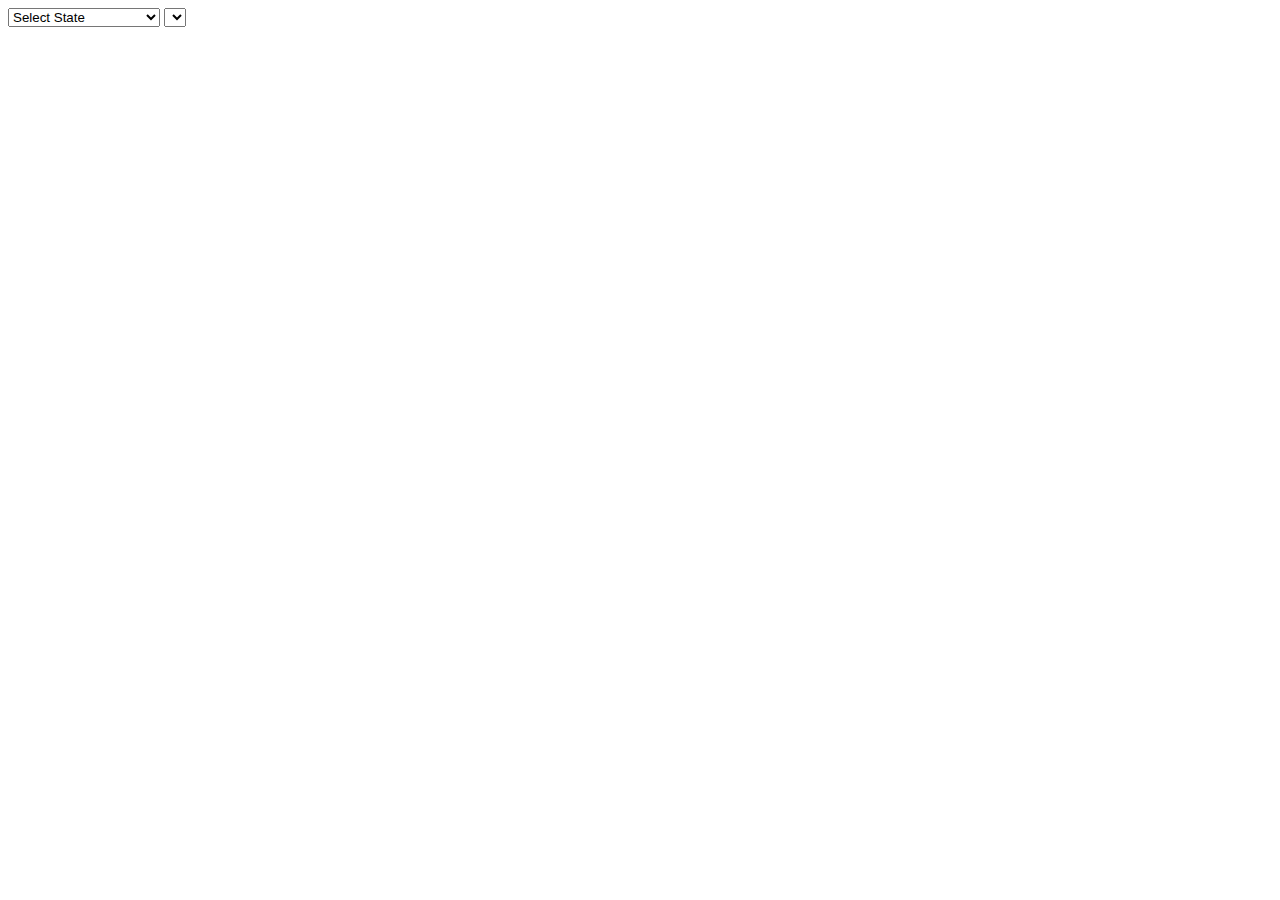
<file: Clasys Task/index.html>
<!DOCTYPE html>
<html lang="en">
<head>
    <script src="cities.js"></script>
    <title>Document</title>
</head>
<body>
<select onchange="print_city('state', this.selectedIndex);" id="sts" name ="stt" class="form-control" required></select>
<select id ="state" class="form-control" required></select>
<script language="javascript">print_state("sts");</script>
</body>
</html>
</file>
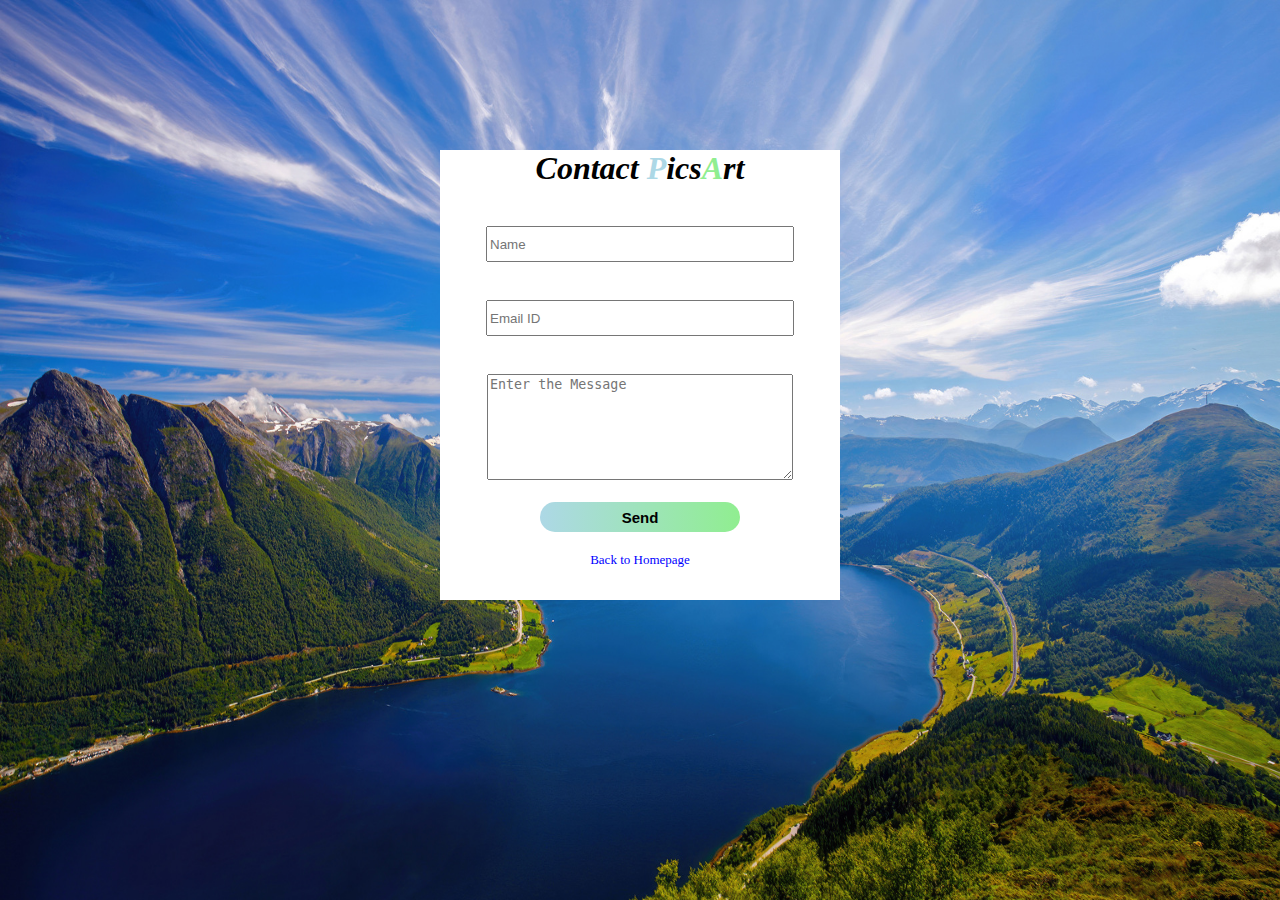
<file: Clasys Task/contactus.html>
<!DOCTYPE html>
<html>
  <head>
    <title>
      Contact us
    </title>
    <link rel="stylesheet" href="css/contact.css">
    <script>

   
function validate(){
  var EmailCont = document.getElementById("EmailContact").value;
  var regularExp = 
  /([a-zA-Z0-9\.-]+)@([a-z0-9-]+).([a-z]{2,8})(.[a-z]{2,8})?/;

  
  if(regularExp.test(EmailCont)){
    
  }
  else{
    document.getElementById("EmailLabel").style.visibility = "visible";
    return false;
  }
  }

    </script>
  </head>
 
  <body background="image/bg5.jpg">
    <div>
      <center>
        <h1><i>Contact
          <span style="color: lightblue;">P</span>ics<SPAN style="color:lightgreen;">A</SPAN>rt
        </i></h1>
        <form onsubmit="return validate()">
      <br>
      <input type="text" id="NameContact" placeholder="Name">
      <br>
      <label id="EmailLabel" class="LabelEmail">Email ID invalid</label>
      <br>
      <input type="email" id="EmailContact" placeholder="Email ID">
      <BR><br>
      <textarea id="MessageContact" placeholder="Enter the Message"></textarea>
      <br>
      <br>
      <button>Send</button>
    </form>
    <BR>
    <a class="back" href="Homepage.html">Back to Homepage</a>
    </center>
  
    </div>
  </body>
</html>
</file>
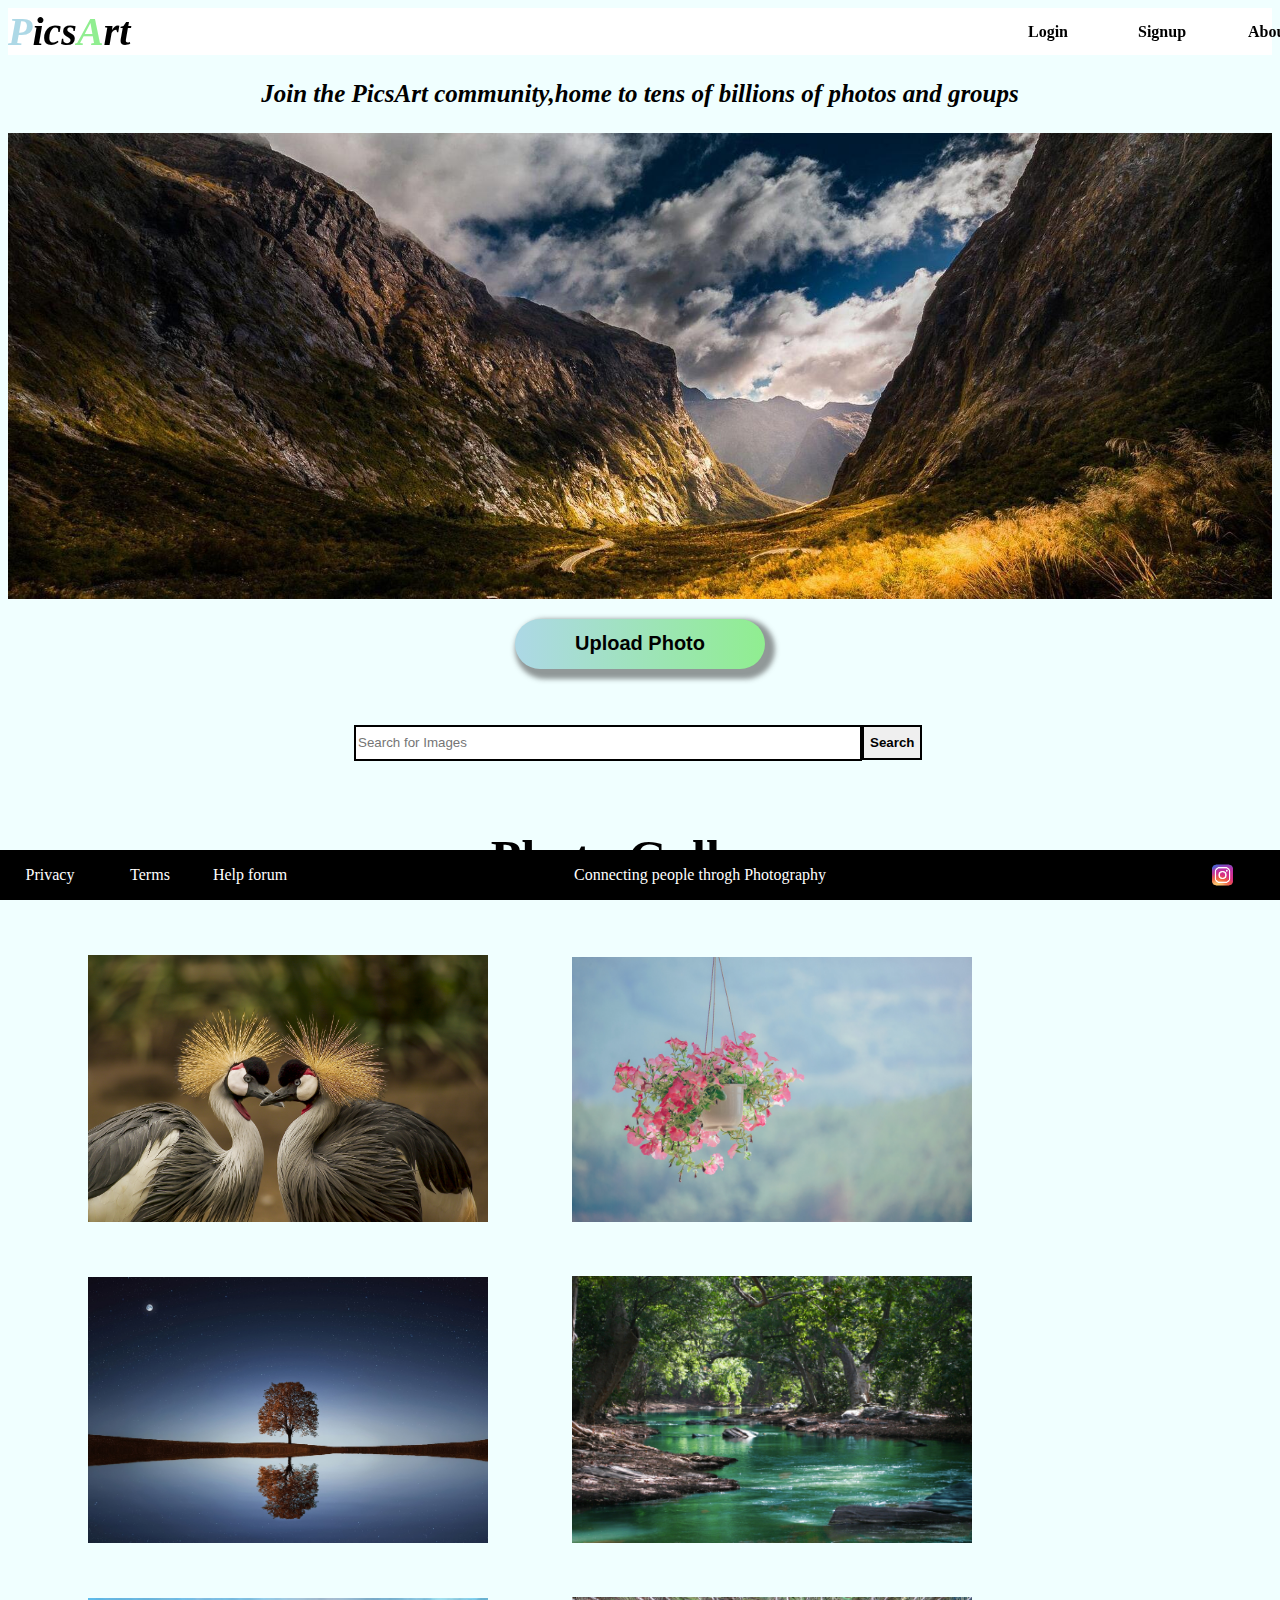
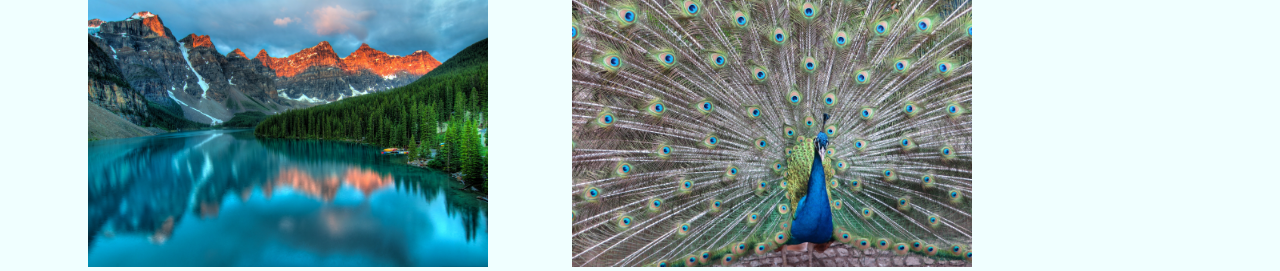
<file: Clasys Task/Homepage.html>
<!DOCTYPE html>
<html>
  <head>
    <title>
      Home Page
    </title>
   <link rel="stylesheet" href="css/Homepage.css">

  </head>
 
  <body style="height: 1700px;">
    <div class="headBar">
      <label class="SiteName"><i>
        <span style="color: lightblue;"> P</span>ics<SPAN style="color:lightgreen;">A</SPAN>rt
      </i>
      </label>
      <a href="login.html"><b>Login</b></a>
      
      <a href="Signup.html"><b>Signup</b></a>
      
      <a href="AboutUs.html"><b>About us</b></a>
      
      <a href="contactus.html"><b>Contact us</b></a>
    </div>
    <p class="statement"><i><b>Join the PicsArt community,home to tens of billions of photos and groups</b></i></p>
    
    <div id="slider">
      <figure>
        <img src="image/1.jpg">
        
        <img src="image/2.jpg">
        
        <img src="image/3.jpg">
        
        <img src="image/4.jpg">
        
        <img src="image/1.jpg">
      </figure>

    </div>
    <center>
      <button class="Upload">
        Upload Photo
      </button>
      <br><br><br>
        <input class="search" placeholder="Search for Images" ><button class="searchButton">Search</button>
           
      <br><br>
      <p class="PhotoGalText">Photo Gallery</p>
    </center>
    
    <br>
    <div>
    <img class="Gallery"src="gallery/g1.jpg" width="400px">
    
    <img class="Gallery" src="gallery/g2.jpg" width="400px">
    <img class="Gallery" src="gallery/g4.jpg" width="400px">
    <img class="Gallery" src="gallery/g5.jpg" width="400px">
    <img class="Gallery" src="gallery/g7.jpg" width="400px">
    <img class="Gallery" src="gallery/g8.jpg" width="400px">
  </div>
   <div class="footer">
   
    <p class="foot">Privacy</p>
    <p class="foot">Terms</p>
    <P class="foot">Help forum</P>
    <p class="foot" style="width: 800px;">Connecting people throgh Photography</p>
    <img class="logo" src="image/insta.png" style="object-position: center;">
    
    <img class="logo" src="image/face.png" style="object-position: center;">
    
    <img class="logo" src="image/twit.png" style="object-position: center;">


   </div>
 
    
   
     
    

  </body>
</html>
</file>
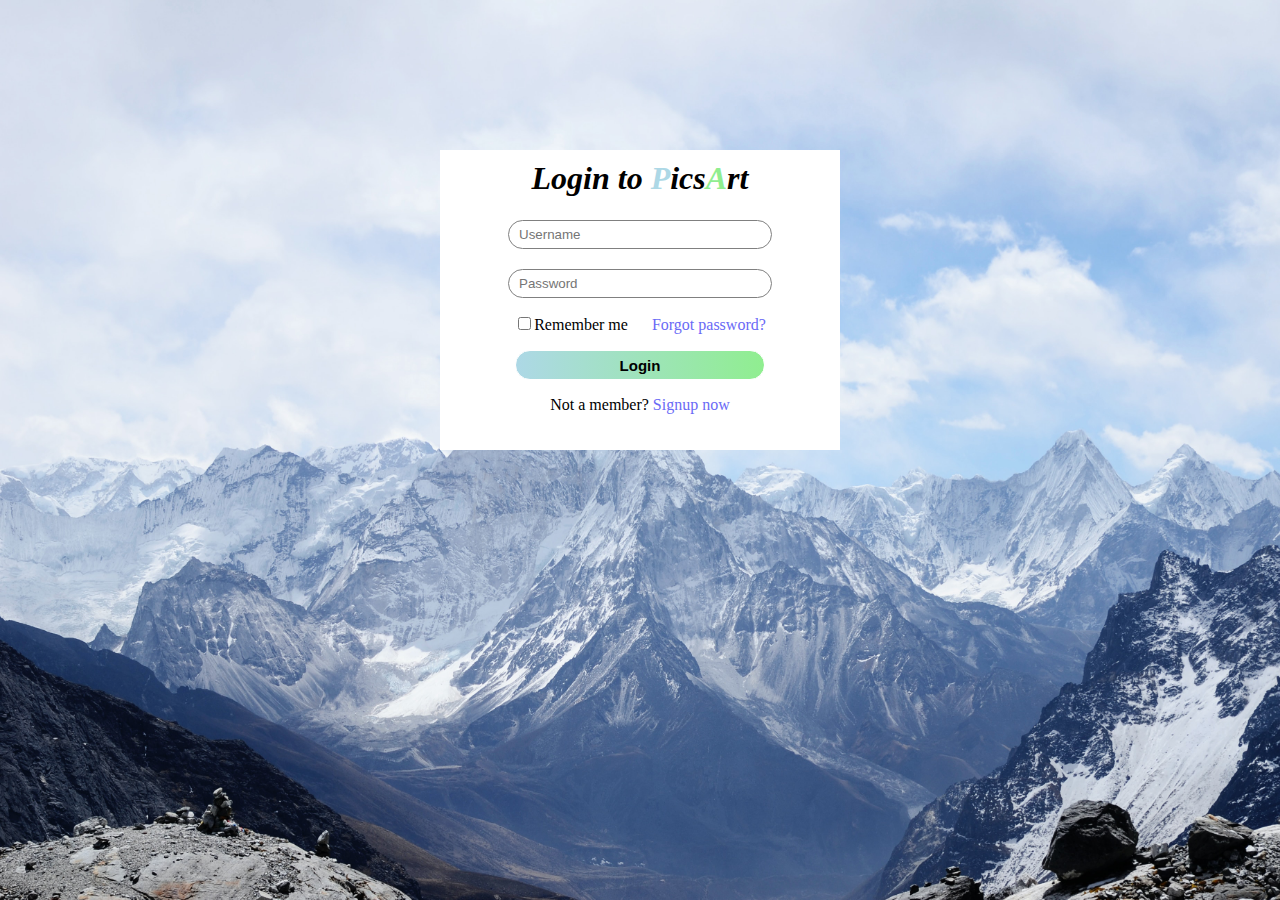
<file: Clasys Task/login.html>
<!DOCTYPE html>
<html>
  <head>
  <title>Login Portal</title>
  <link rel="stylesheet"  href="css/login.css">

  <script>
    function validate(){
      var Username =document.getElementById("Em");
      var password = document.getElementById("Pa");

      if(Username.value.trim() == "" && password.value.trim() == "" ){
        document.getElementById("errorMessage").innerHTML = 
        "Please enter the Username and password";
        return false
      }
      else if(Username.value.trim() == ""){
        document.getElementById("errorMessage").innerHTML = 
        "Please enter the Username";
        return false
      }
      else if(password.value.trim() == ""){
        document.getElementById("errorMessage").innerHTML = 
        "Please enter the Password";
        return false
      }
      else{
        return true;
      }

    }

  </script>


  </head>
  <body background="image/bg3.jpg" style="background-size: 100% 100%;background-attachment: fixed;">
    <center>
    <div class="MainBox">
      
          <h1 class="MainText"><i>Login to 
            <span style="color: lightblue;">P</span>ics<SPAN style="color:lightgreen;">A</SPAN>rt
          </i></h1>


        <form onsubmit="return validate()" action="Homepage.html">
        <input id="Em" class="User" placeholder="Username">

        <input id="Pa" class="Pass"  placeholder="Password" type="password">

        <p id="errorMessage" class="error"></p>
        
        <p>
           <input type="checkbox">Remember me 
            <a href="" target="_blank">&nbsp;&nbsp;&nbsp;&nbsp;&nbsp;Forgot password?</a>
      </p>
        <button class="ButLogin" type="submit">Login</button>
        <p>Not a member? <a href="Signup.html" target="_blank">Signup now</a></p>
      </form>
      </div>
    </center>
 
  </body>
</html>
</file>
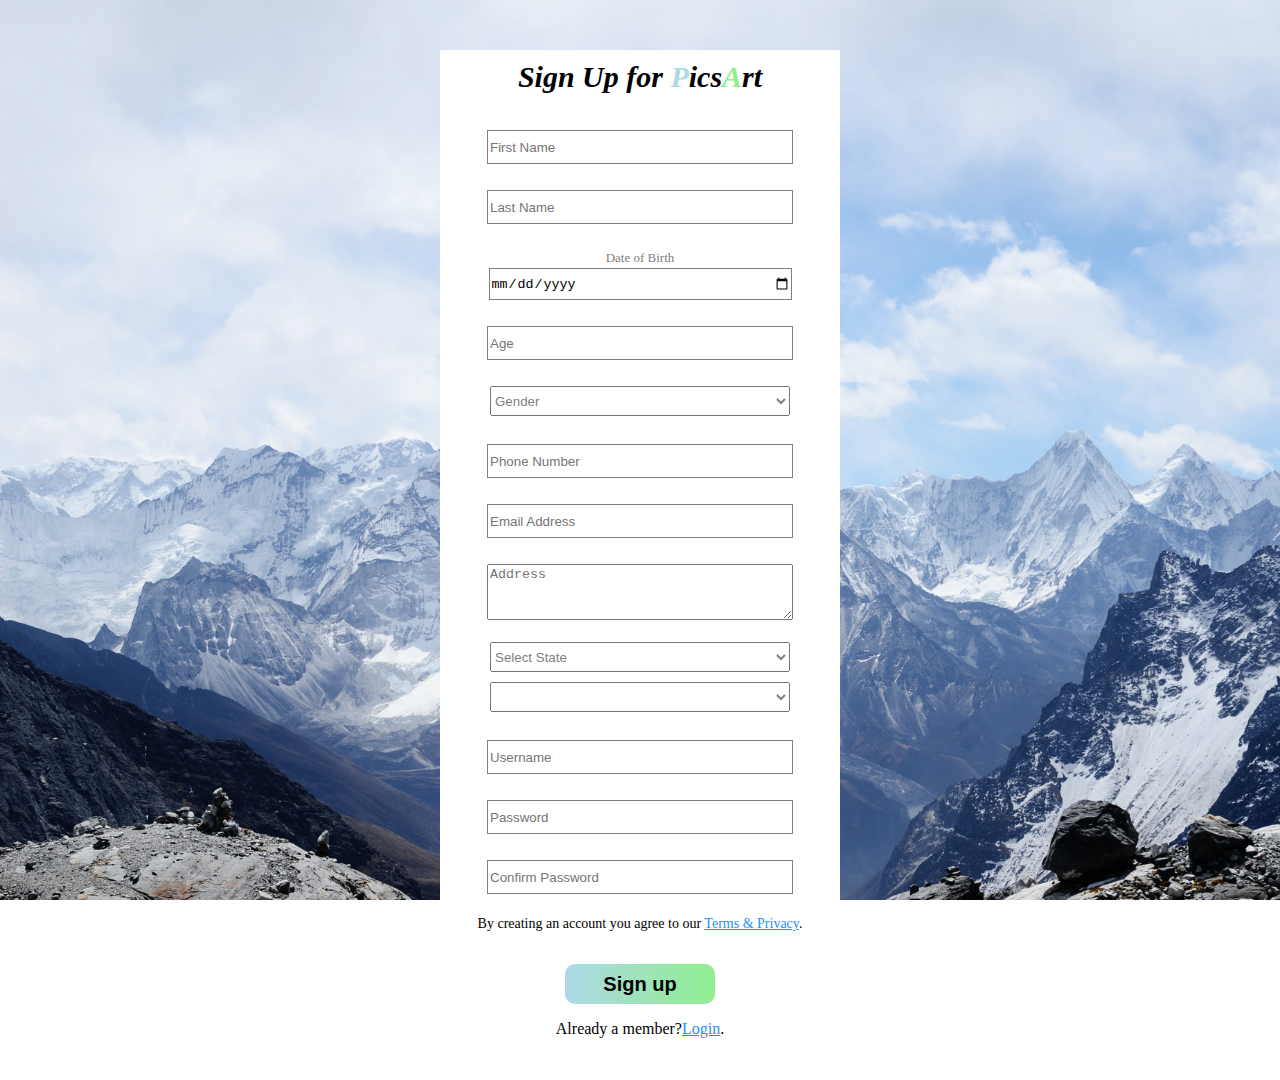
<file: Clasys Task/Signup.html>
<!DOCTYPE html>
<html>
  <head>
    <title>Sign Up</title>
    <link rel="stylesheet" href="css/signup.css">
    
    <script src="cities.js"></script>
    <script>

      function PhoneNumberValid(){
      var PhoneNumber = document.getElementById("PhoneNum").value;
      var regExpPhone = /^[7-9]\d{9}$/;

      if(regExpPhone.test(PhoneNumber)){
      }
      else{
        document.getElementById("LabelPhone").style.visibility = "visible";
        return false;
      }
    }

    function EmailIdValidation(){
      var EmailId = document.getElementById("Email").value;
      var regExpEmail = 
      /([a-zA-Z0-9\.-]+)@([a-z0-9-]+).([a-z]{2,8})(.[a-z]{2,8})?/;

      if(regExpEmail.test(EmailId)){
        
      }
      else{
        document.getElementById("LabelEmail").style.visibility = "visible";
        return false;
      }
      
    }

    </script>
  </head>
  <body background="image/bg3.jpg">
    <div>
      <center>
        <h1 class="SignText"><i>Sign Up for <span style="color: lightblue;">P</span>ics<SPAN style="color:lightgreen;">A</SPAN>rt</i></h1>
        <form onsubmit="return PhoneNumberValid(), EmailIdValidation()" action="Homepage.html">
          <input type="text" placeholder="First Name">
          <br><br>
          <input type="text" placeholder="Last Name">
          <br><br>
          <P class="dob">Date of Birth</P>
          <input  type="date" placeholder="Date of Birth">
          <br><br>
          <input type="number" placeholder="Age">
          <br><br>
          <select id="Gender" class="Gend">
            <option value="Choos">Gender</option>
            <option value="M">Male</option>
            <option value="F">Female</option>
            <option value="O">Other</option>
          </select>
          <br>
          <label id="LabelPhone" style="color: red;margin-right:175px ;font-size: 14px;visibility: hidden;">Phone number is invaid</label>
          <br>
          <input type="number" id="PhoneNum" placeholder="Phone Number">
          <br>
          <label id="LabelEmail" style="color: red;margin-right:175px ;font-size: 14px;visibility: hidden;">EmailId is invaid</label>
          <br>
          <input type="email" id="Email" placeholder="Email Address">
          <br><br>
          <textarea placeholder="Address"></textarea>
          <br><br>        
            <select onchange="print_city('state', this.selectedIndex);" id="sts" name ="stt" class="form-control" required></select>
            <select id ="state" class="form-control" required></select>
            <script language="javascript">print_state("sts");</script>
          
          <br><br>
          <input type="text" placeholder="Username">
          <br><br>
          <input type="password" placeholder="Password">
          <br><br>
          <input type="password" placeholder="Confirm Password">
          <br>
          <p style="font-size: 14px;">By creating an account you agree to our <a href="#" style="color:dodgerblue;font-size: 14px;">Terms & Privacy</a>.</p>
          <br>
          <button type="submit" >Sign up</button>
          <br>
          <p>Already a member?<a href="login.html" style="color:dodgerblue">Login</a>.</p>
          <br>
        </form>
      </center>
    </div>
  </body>
</html>
</file>
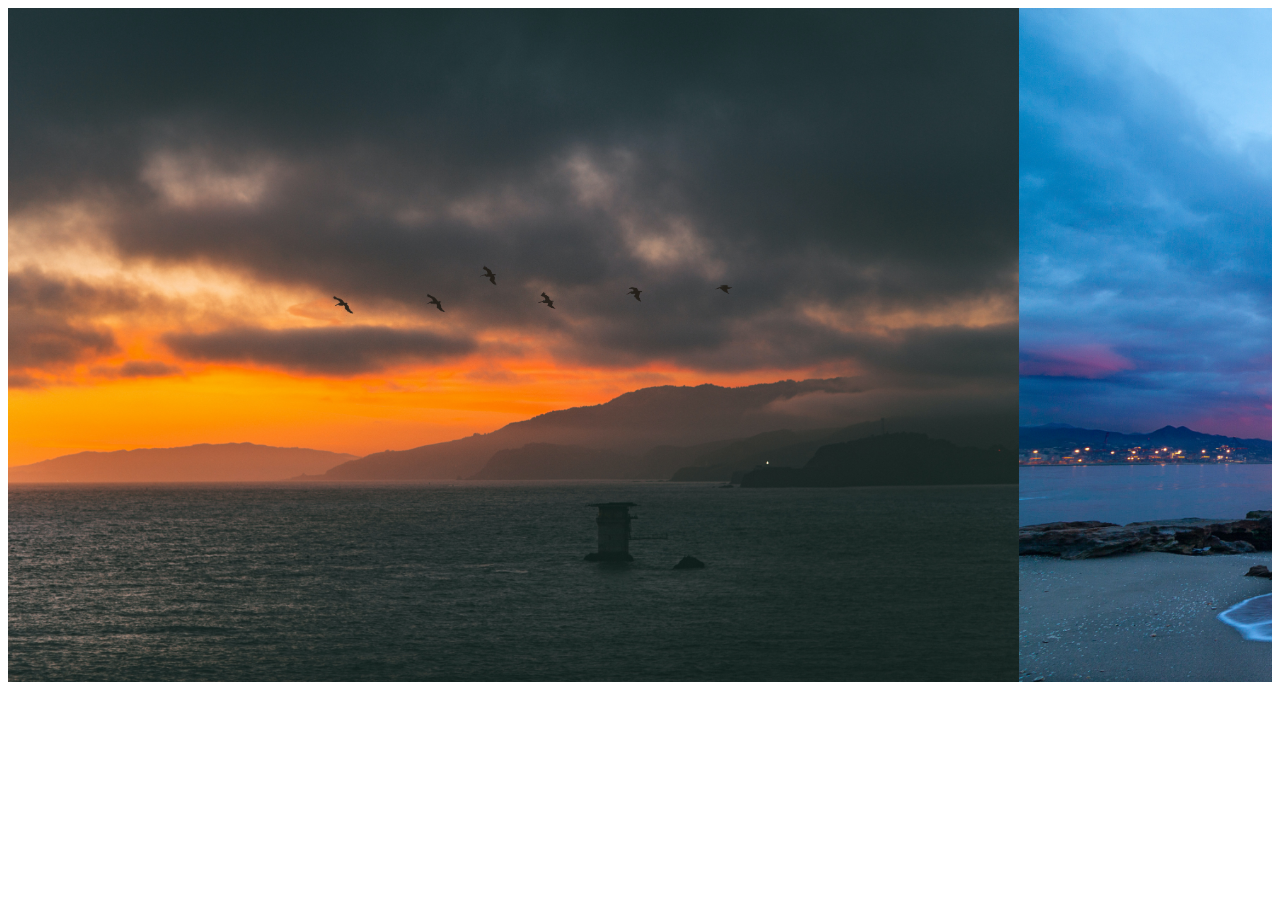
<file: Clasys Task/slider.html>
<!DOCTYPE html>
<html>
  <head>
    <style>
        #slider{
          overflow: hidden;
        }

        #slider figure{
          position: relative;
          width: 400%;
          margin: 0;
          left: 0;
          animation: 10s slider infinite;
        }
        
        #slider figure img{
          width: 20%;
          float: left;
        }

        @keyframes slider{
          0%{left:0}
          20%{left: 0;}
          25% {left: -100%;}
          45%{left: -100%}
          50%{left: -200%;}
          70%{left: -200%;}
          75%{left: -300%;}
          95%{left: -300%;}
          100%{left: -400%;}
        }
    </style>
  </head>
    <body>
      <div id="slider">
        <figure>
          <img src="image/pic1.jpg">
          
          <img src="image/bg.jpg">
          
          <img src="image/bg1.jpg">
          
          <img src="image/bg2.jpg">
          
          <img src="image/bg4.jpg">
        </figure>

      </div>
    </body>
  
</html>
</file>
<file: Clasys Task/css/contact.css>
body{
  background-size: 100% 100%;
  background-attachment: fixed;
}
div{
  margin: auto;
  background-color: white;
  width: 400px;
  height: 450px;
  margin-top: 150px;
}

input{
  margin-bottom: 20px;
  width: 300px;
  height: 30px;
}
button{
  background-image: linear-gradient(to right,lightblue,lightgreen);
  border: none;
  width: 200px;
  margin-top: 0px;
  height: 30px;
  border-radius: 20px;
  font-weight: bolder;
  font-size: 15px;

}

textarea{
  min-width: 300px;
  min-height: 100px;
}

.LabelEmail{
color: red;
margin-right: 220px;
font-size: 13px;
visibility: hidden;
}

p{
  font-size: 14px;
  color: red;
}

.back{
  color: blue;
  text-decoration: none;
  font-size: small;

}
</file>
<file: Clasys Task/css/Homepage.css>
.headBar{
  position: sticky;
  top: 0;      display: grid;
  grid-template-columns: 1000px 110px 110px 110px 120px;
  align-items: center;
  background-color: white;
  margin-bottom: 20px;
  z-index: 99;/*greater the z-index it will in front*/
  
}
.SiteName{
  font-size: 40px;
  font-weight: bolder;
  margin-right: 200px;
}

.search{
  margin-top: 20px;
  width: 500px;
  height: 30px;
  border: 2px solid;
}

.searchButton{
  
  border: 2px solid ;
  height: 35px;
  width: 60px;
  font-weight: bolder;
  margin-right: 4px;
}

a{
  margin-right: 20px;
  margin-left: 20px;
  text-decoration: none;
  color: black;
}
body{
  background-color: azure;
  
}
  .statement{
    font-size: 25px;
    text-align: center;

  }
.Images{
  width: 1300px;
  height: 600px;
  display: block;
  margin-left: 120px;
  margin-right: 50px;
  margin-top: 50px;

}

#slider{
      overflow: hidden;
    }

    #slider figure{
      position: relative;
      width: 500%;
      margin: 0;
      left: 0;
      animation: 10s slider infinite;
    }
    
    #slider figure img{
      width: 20%;
      float: left;
    }

    @keyframes slider{
      0%{left:0}
      20%{left: 0;}
      25% {left: -100%;}
      45%{left: -100%}
      50%{left: -200%;}
      70%{left: -200%;}
      75%{left: -300%;}
      95%{left: -300%;}
      100%{left: -400%;}
    }
    .foot{
      display: inline;
    }

    .footer {
     position: fixed;
    left: 0;
    bottom: 0;
    width: 100%;
    background-color: black;
    color: white;
    text-align: center;
    display: grid;
    grid-template-columns: 100px 100px 100px 900px 100px 100px 100px;
      }

      .logo{
        height: 30px;
        margin-top: 10px;
      }

      .Upload{
        margin-top: 20px;
        height: 50px;
        width: 250px;
        border-radius: 50px;
        background-image: linear-gradient(to right,lightblue,lightgreen);
        font-size: 20px;
        border: none;
        box-shadow: 5px 5px 5px 5px rgba(50, 50,50,0.5);
        font-weight: bolder;
      }

      .Upload:hover{
        cursor: pointer;
        opacity: 0.5;
      }

      .Gallery{
        margin-left: 80px;
        margin-top: 50px;

      }
      .PhotoGalText{
        font-weight: bolder;
        font-size: 50px;
        margin-bottom: 0px;
      }
</file>
<file: Clasys Task/css/login.css>
.MainBox{
  background-color: white;
  margin: auto;
  width: 400px;
  margin-top: 150px;
  height: 300px;
  border:px solid;
}
.MainText{
  margin-top: 10px;
  color: black;
  height: 50px;
  padding-top: 10px;
  margin-bottom: 10px;
}

.User{
  display: block;
  margin-bottom: 20px;
  height: 25px;
  width: 250px;
  border-radius: 15px;
  border: 1px solid grey;
  padding-left: 10px;
}

.Pass{
  display: block;
  height: 25px;
  width: 250px;
  border-radius: 15px;
  border: 1px solid grey;
  padding-left: 10px;
}

.ButLogin{
  width: 250px;
  height: 30px;
  font-size: 15px;
  border-radius: 15px;
  border: 1px solid rgb(255, 255, 255);
  background-image: linear-gradient(to right,lightblue,lightgreen);
  font-weight: bolder;
}

a{
  text-decoration: none;
  color: rgb(106, 106, 246);
  
}

.ButLogin:hover{
  cursor: pointer;
  opacity: 0.5;
}

.error{
  font-size: 13px;
  color: red;
}
</file>
<file: Clasys Task/css/signup.css>
body{
  background-size: 100% 100%;
  background-attachment: fixed;
}
div{
  background-color: white;
  width: 400px;
  margin: auto;
  margin-top: 50px;
}

.SignText{
  height: 50px;
  padding-top: 10px;
  margin-top: 0px;
  font-size: 30px;
}

input{
  border:1px solid grey;
  width: 300px;
  height: 30px;
  margin-bottom: 8px;
}

select{
  width: 300px;
  height: 30px;
  color: grey;
  margin-bottom: 10px;
}

textarea{
  min-height: 50px;
  min-width: 300px;
}
.dob{
  color: grey;
  font-size: 13px;
  margin-bottom: 2px;
  margin-top: 0px;
}
button{
  width: 150px;
  height: 40px;
  font-weight: bold;
  background-image: linear-gradient(to right,lightblue,lightgreen);
  border: none;
  font-size: 20px;
  border-radius: 10px;
}
</file>
